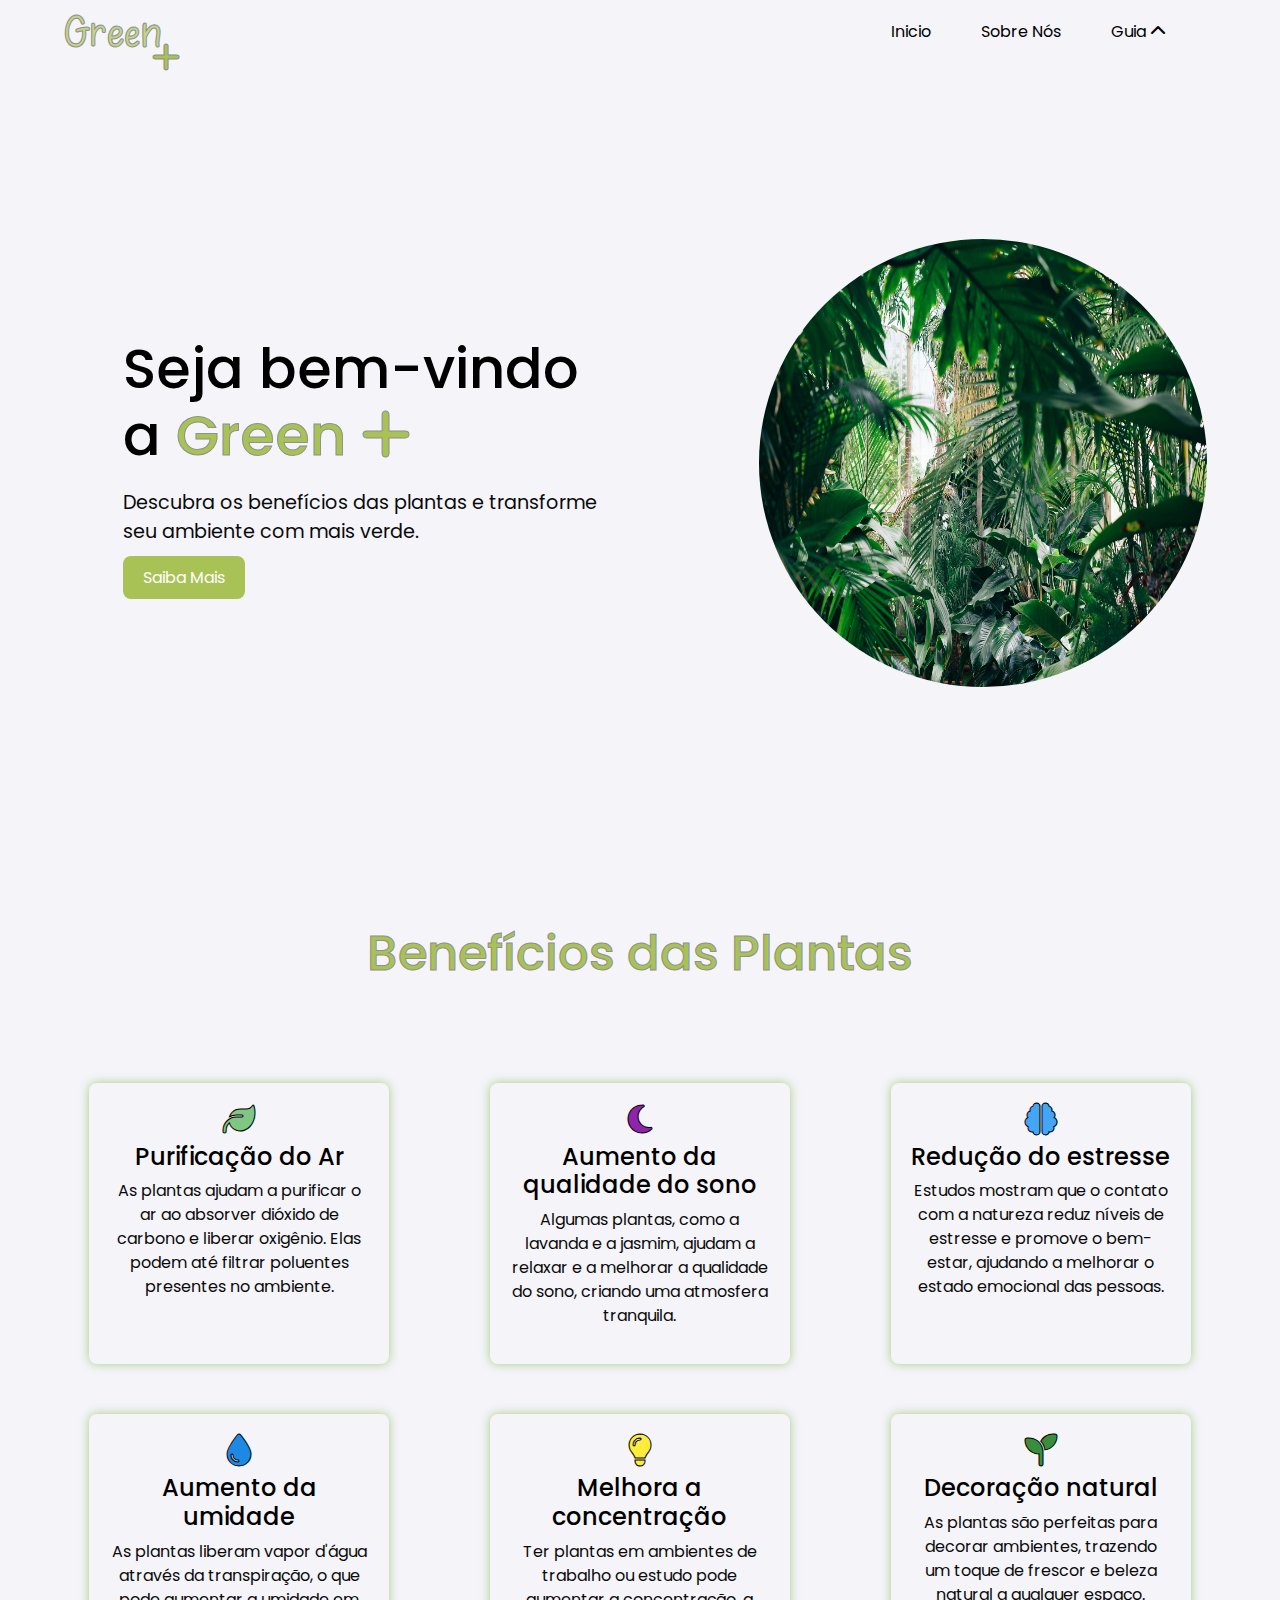
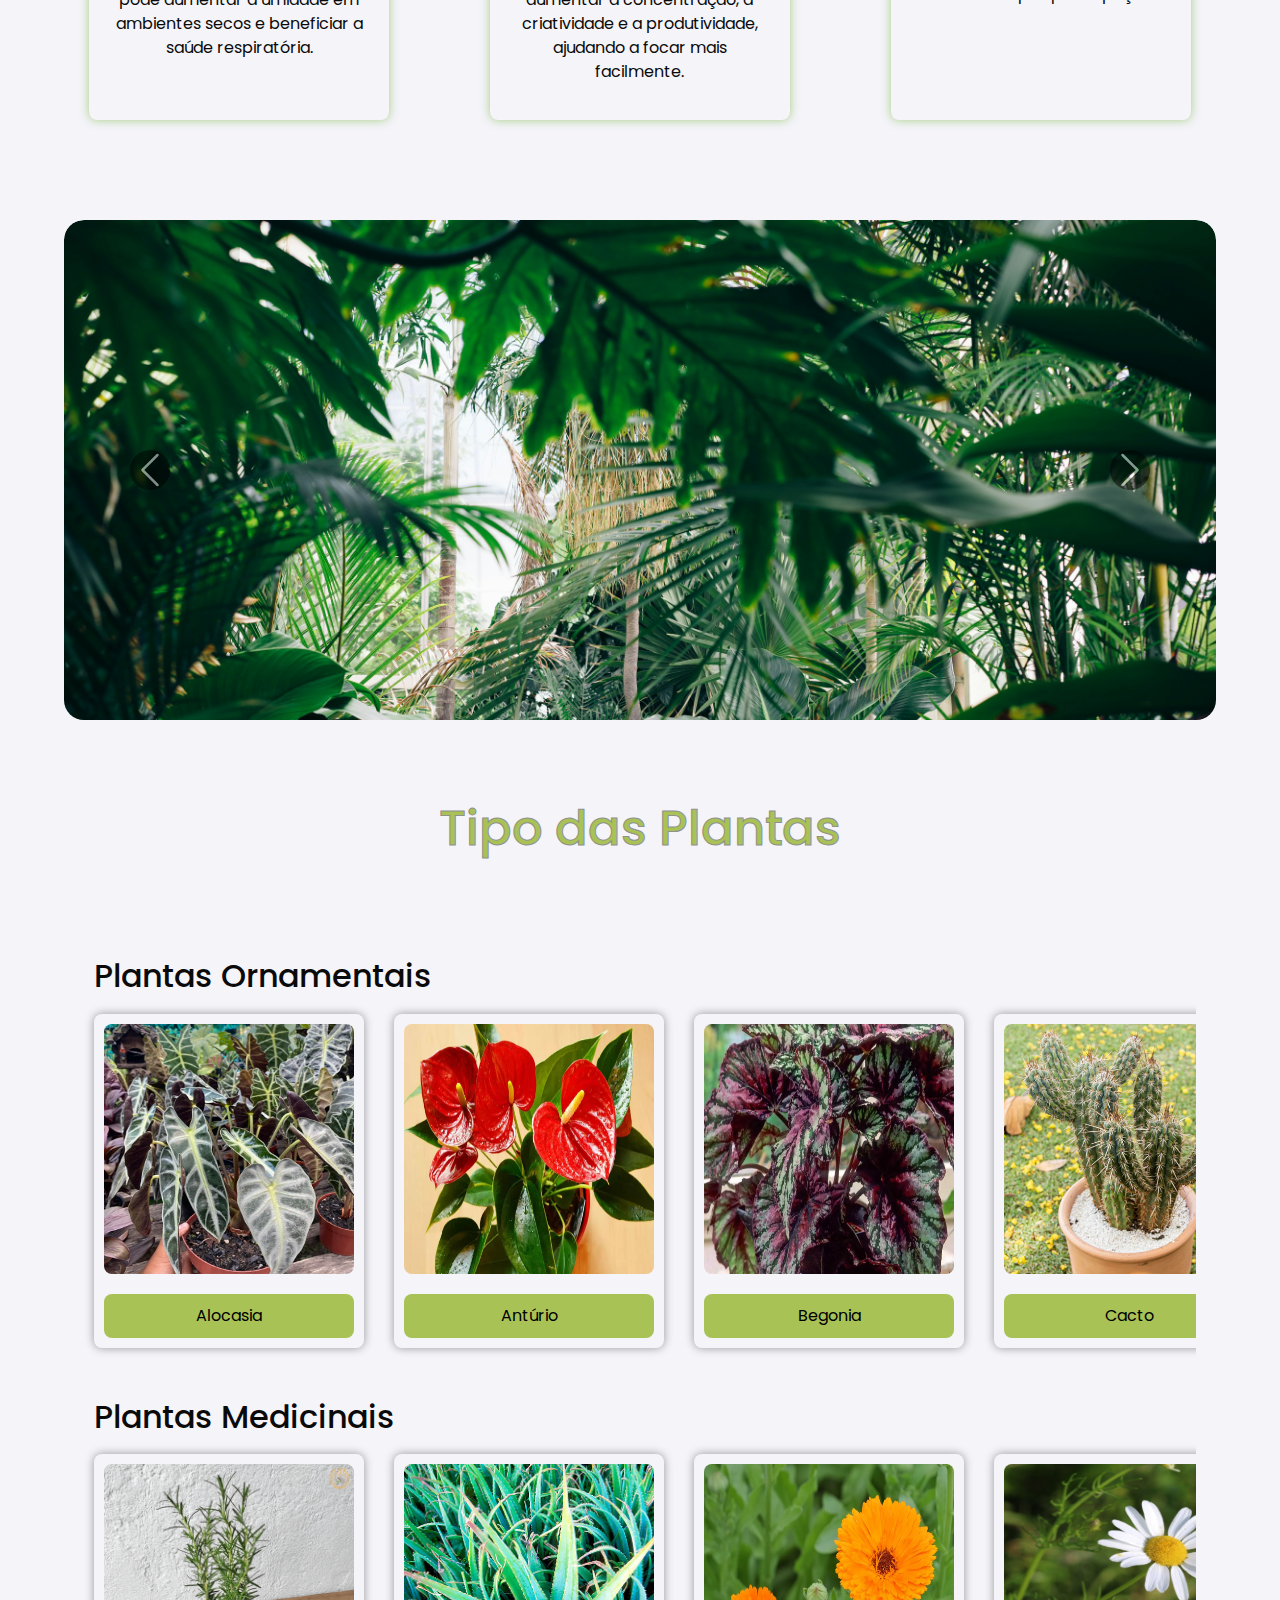
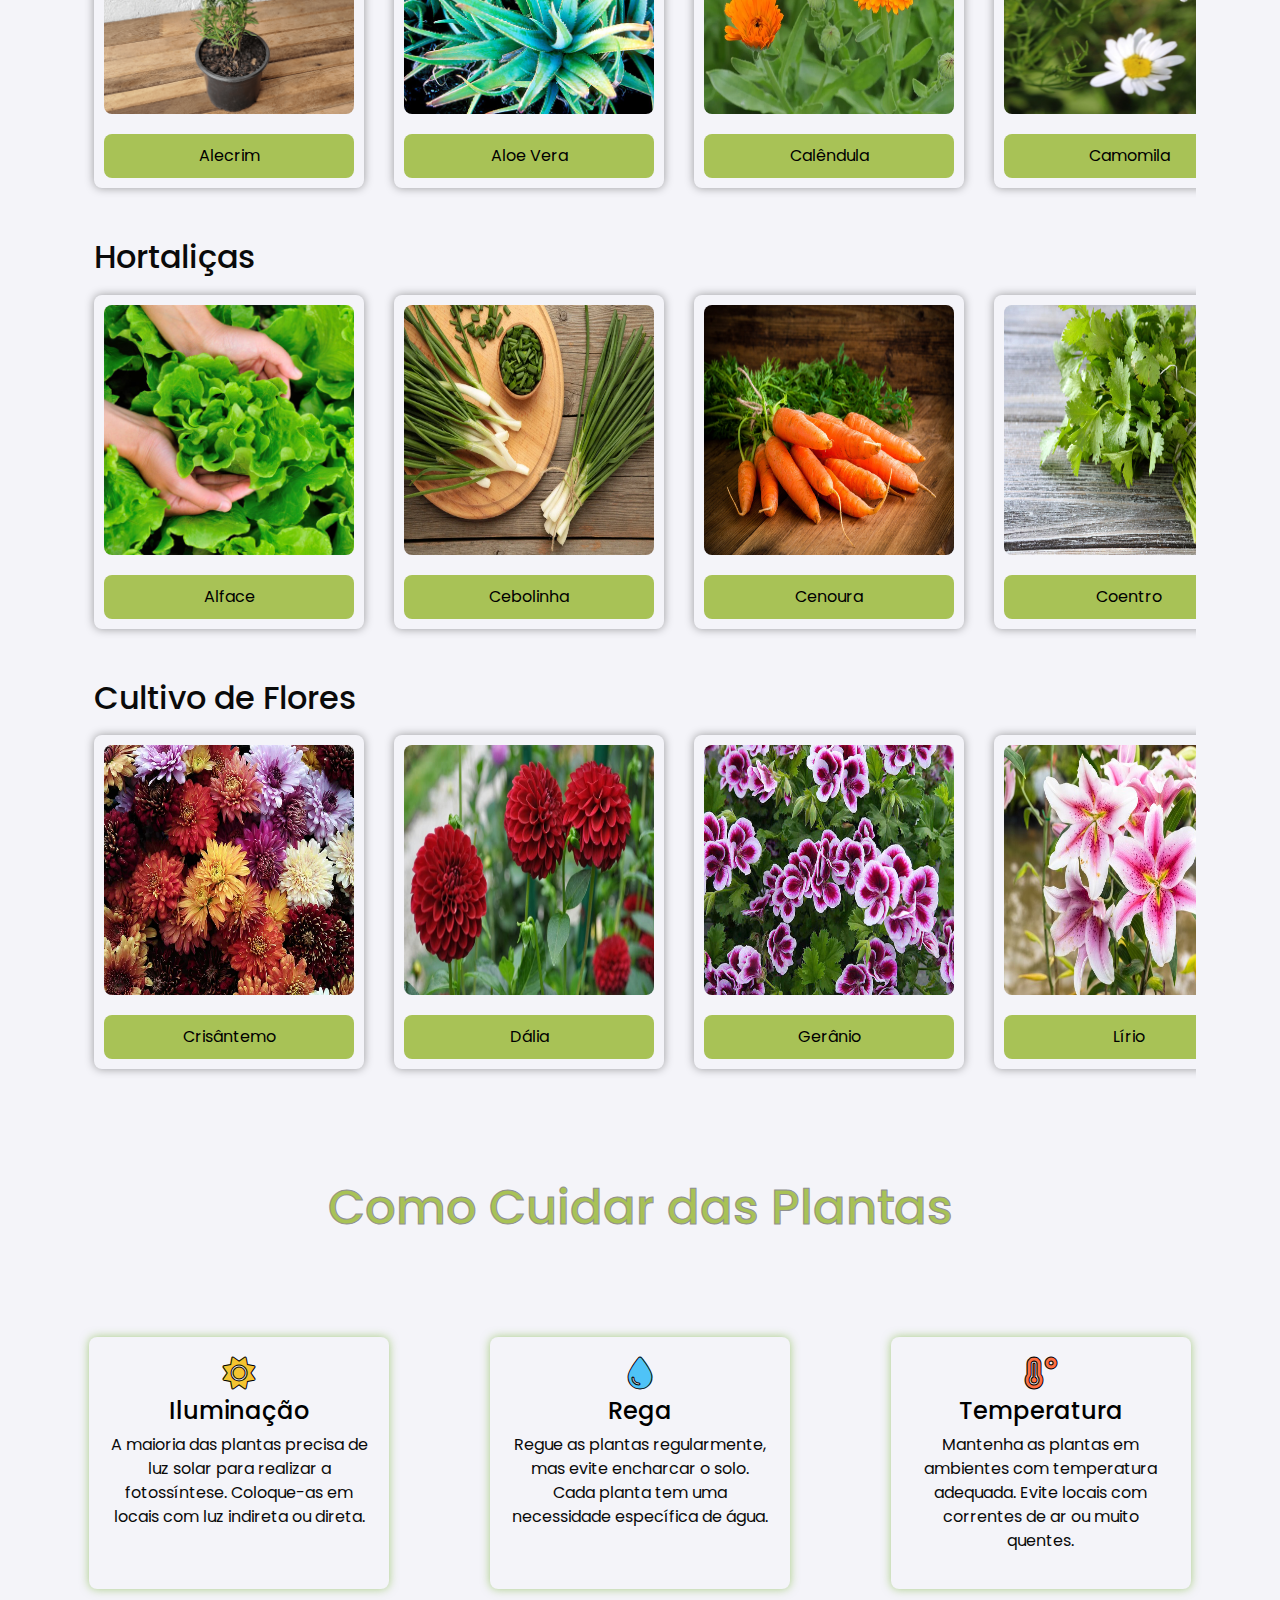
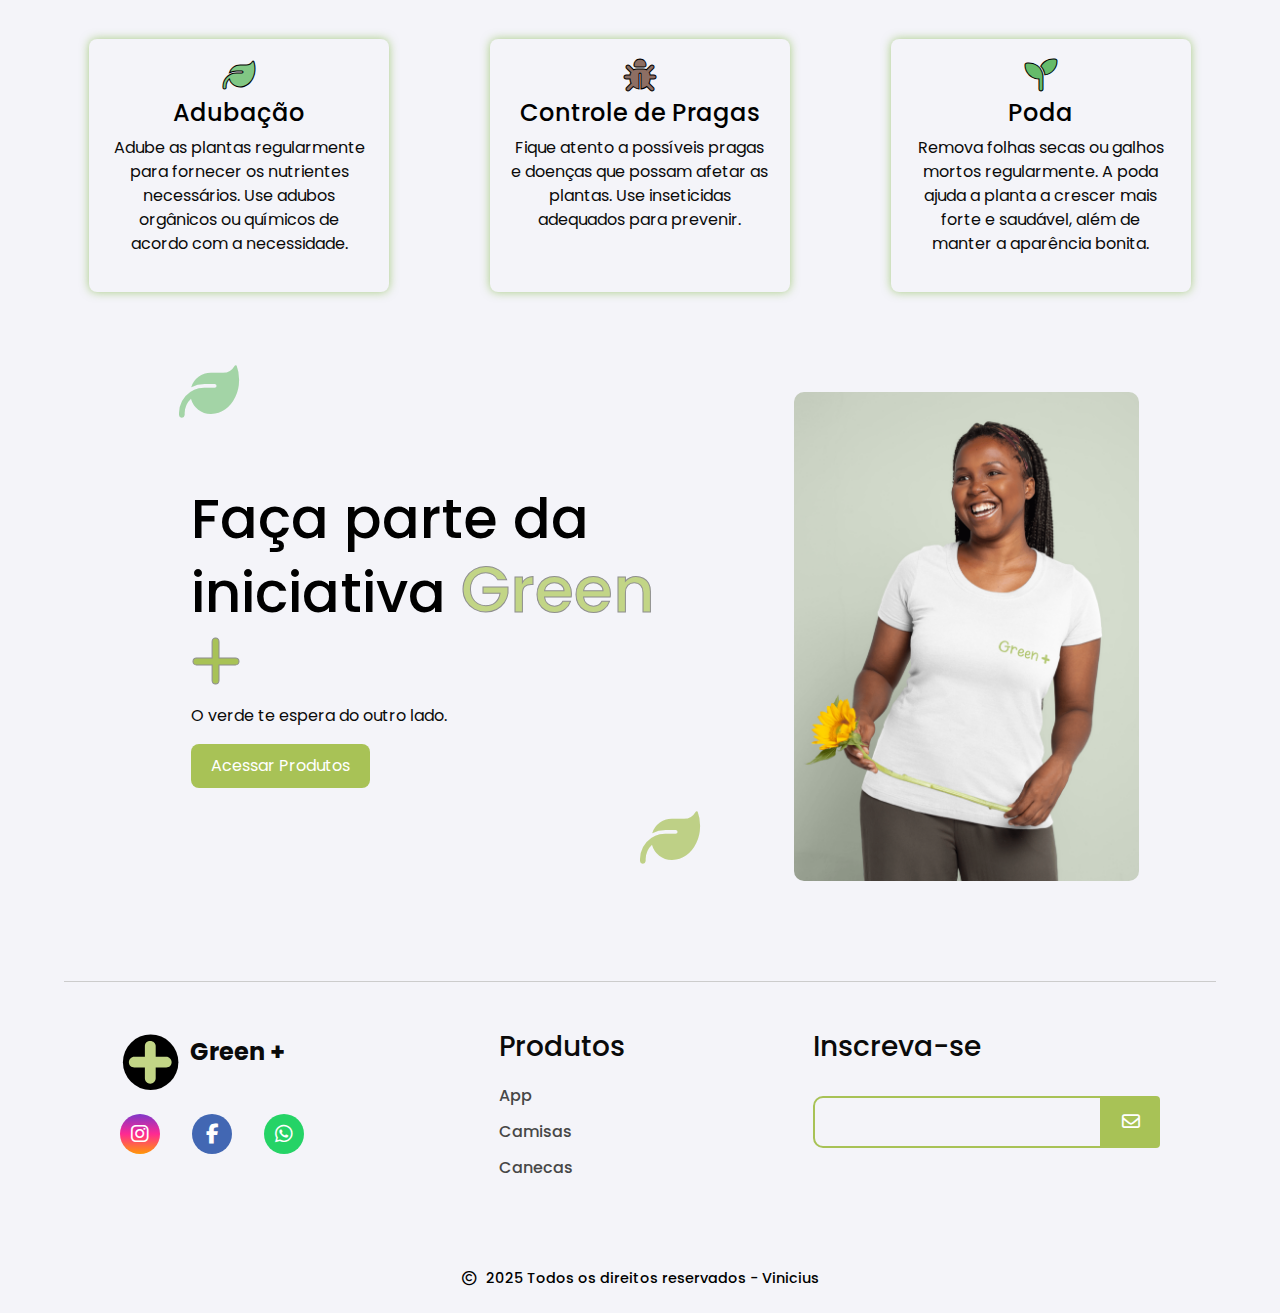
<file: index.html>
<!DOCTYPE html>
<html lang="pt-BR">
  <head>
    <meta charset="UTF-8" />
    <meta name="viewport" content="width=device-width, initial-scale=1.0" />
    <!--CDN Bootstrap CSS-->
    <link
      rel="stylesheet"
      href="https://cdn.jsdelivr.net/npm/bootstrap@5.3.3/dist/css/bootstrap.min.css"
    />
    <!--Link do favicon principal-->
    <link
      rel="shortcut icon"
      href="assets/images/favicon.svg"
      type="image/x-icon"
    />

    <!--Link do CSS principal-->
    <link rel="stylesheet" href="css/main.css" />

    <!--Link do Media Query CSS-->

    <link rel="stylesheet" href="css/mediaQuery.css" />

    <!--CDN Font Awesome-->
    <link
      rel="stylesheet"
      href="https://cdnjs.cloudflare.com/ajax/libs/font-awesome/6.7.2/css/all.min.css"
      integrity="sha512-Evv84Mr4kqVGRNSgIGL/F/aIDqQb7xQ2vcrdIwxfjThSH8CSR7PBEakCr51Ck+w+/U6swU2Im1vVX0SVk9ABhg=="
      crossorigin="anonymous"
      referrerpolicy="no-referrer"
    />

    <title>Green +</title>
  </head>
  <body>
    <!--HEADER-->
    <header>
      <a class="logo" href="#">
        <h1 class="nameGreen">Green</h1>
        <span class="fa-solid fa-plus"></span>
      </a>

      <nav class="nav-links-content">
        <ul class="nav-links">
          <li>
            <a href="#">Inicio</a>
          </li>
          <li>
            <a href="#">Sobre Nós</a>
          </li>

          <li id="openDropdown">
            <a href="#"
              >Guia
              <span class="fa fa-chevron-up"></span>
            </a>
            <div class="dropdown">
              <ul>
                <li><a href="#beneficio">Benefícios das Plantas</a></li>
                <li><a href="#tipoPlantas">Tipo de Pantas</a></li>
                <li><a href="#comoCuidar">Como cuidar</a></li>
                <li><a href="#produtos">Produtos</a></li>
              </ul>
            </div>
          </li>
          <li>
            <a href="#"></a>
          </li>
        </ul>
      </nav>

      <nav class="menuBurguer">
        <div class="burguerIcon">
          <span class="fa-solid fa-bars"></span>
        </div>
        
      </nav>
    </header>
    <!--Fundo que vai abrir com blur quando o menu hamburguer abrir a lista-->
    <div class="fundoOpaco"></div>
    <div class="contentBurguer" style="display: none;">
      <ul class="nav-links">
        <li>
          <a href="#">Inicio</a>
        </li>
        <li>
          <a href="#">Sobre Nós</a>
        </li>

        <li id="openDropdown">
          <a href="#"
            >Guia
            <span class="fa fa-chevron-up"></span>
          </a>
          <div class="dropdown">
            <ul>
              <li><a href="#beneficio">Benefícios das Plantas</a></li>
              <li><a href="#tipoPlantas">Tipo de Pantas</a></li>
              <li><a href="#comoCuidar">Como cuidar</a></li>
              <li><a href="#produtos">Produtos</a></li>
            </ul>
          </div>
        </li>
        <li>
          <a href="#"></a>
        </li>
      </ul>
    </div>

    <!--MAIN-->
    <main>
      <section class="ctaContent">
        <div class="callToAction">
          <h2>
            <span class="p1">Seja bem-vindo a</span>
            <span class="greenText">Green</span>
            <span class="fa-solid fa-plus"></span>
          </h2>
          <p>
            Descubra os benefícios das plantas e transforme seu ambiente com
            mais verde.
          </p>
          <a href="#" class="btnCta">Saiba Mais</a>
        </div>
        <img src="assets/images/planta1.jpg" alt="Imagem de planta" />
      </section>

      <!--BENEFÍCIOS DAS PLANTAS-->
      <section class="benefits" id="beneficio">
        <h2 class="title">Benefícios das Plantas</h2>
        <div class="itens-content">
          <div class="itens">
            <span class="fa-solid fa-leaf" id="icon-folha"></span>
            <h2>Purificação do Ar</h2>
            <p>
              As plantas ajudam a purificar o ar ao absorver dióxido de carbono
              e liberar oxigênio. Elas podem até filtrar poluentes presentes no
              ambiente.
            </p>
          </div>
          <div class="itens">
            <span class="fa-solid fa-moon" id="icon-lua"></span>
            <h2>Aumento da qualidade do sono</h2>
            <p>
              Algumas plantas, como a lavanda e a jasmim, ajudam a relaxar e a
              melhorar a qualidade do sono, criando uma atmosfera tranquila.
            </p>
          </div>
          <div class="itens">
            <span class="fa-solid fa-brain" id="icon-cerebro"></span>
            <h2>Redução do estresse</h2>
            <p>
              Estudos mostram que o contato com a natureza reduz níveis de
              estresse e promove o bem-estar, ajudando a melhorar o estado
              emocional das pessoas.
            </p>
          </div>
          <div class="itens">
            <span class="fa-solid fa-droplet" id="icon-gota"></span>
            <h2>Aumento da umidade</h2>
            <p>
              As plantas liberam vapor d'água através da transpiração, o que
              pode aumentar a umidade em ambientes secos e beneficiar a saúde
              respiratória.
            </p>
          </div>
          <div class="itens">
            <span class="fa-solid fa-lightbulb" id="icon-lampada"></span>
            <h2>Melhora a concentração</h2>
            <p>
              Ter plantas em ambientes de trabalho ou estudo pode aumentar a
              concentração, a criatividade e a produtividade, ajudando a focar
              mais facilmente.
            </p>
          </div>
          <div class="itens">
            <span class="fa-solid fa-seedling" id="icon-planta"></span>
            <h2>Decoração natural</h2>
            <p>
              As plantas são perfeitas para decorar ambientes, trazendo um toque
              de frescor e beleza natural a qualquer espaço.
            </p>
          </div>
        </div>
      </section>

      <!--CARROSSEL BOOTSTRAP-->
      <section
        id="carouselExampleAutoplaying"
        class="carousel slide"
        data-bs-ride="carousel"
      >
        <div class="carousel-inner">
          <div class="carousel-item active">
            <img
              src=" assets/images/planta1.jpg"
              class="d-block w-100"
              alt="Plantas"
            />
          </div>
          <div class="carousel-item">
            <img
              src=" assets/images/campoFlores1.jpg"
              class="d-block w-100"
              alt="Campo de Flores"
            />
          </div>
          <div class="carousel-item">
            <img
              src=" assets/images/planta2.jpg"
              class="d-block w-100"
              alt="Plantas"
            />
          </div>
        </div>
        <button
          class="carousel-control-prev"
          type="button"
          data-bs-target="#carouselExampleAutoplaying"
          data-bs-slide="prev"
        >
          <span class="carousel-control-prev-icon" aria-hidden="true"></span>
          <span class="visually-hidden">Previous</span>
        </button>
        <button
          class="carousel-control-next"
          type="button"
          data-bs-target="#carouselExampleAutoplaying"
          data-bs-slide="next"
        >
          <span class="carousel-control-next-icon" aria-hidden="true"></span>
          <span class="visually-hidden">Next</span>
        </button>
      </section>

      <!--TIPOS DE PLANTAS-->
      <section class="typePlants" id="tipoPlantas">
        <h2 class="title">Tipo das Plantas</h2>

        <!--PLANTAS ORNAMENTAIS-->
        <div class="plants-container">
          <h2>Plantas Ornamentais</h2>
          <div class="div-content-plants">
            <!--CARDS PLANTAS-->
            <div class="cardPlant">
              <img
                src=" assets/images/plantasOrnamentais/ornamental-alocasia.webp"
                alt="Planta Alocasia"
              />
              <button class="btn-modal-plants">Alocasia</button>
            </div>
            <div class="cardPlant">
              <img
                src=" assets/images/plantasOrnamentais/ornamental-anturio.webp"
                alt="Planta Antúrio"
              />
              <button class="btn-modal-plants">Antúrio</button>
            </div>
            <div class="cardPlant">
              <img
                src=" assets/images/plantasOrnamentais/ornamental-begonia.webp"
                alt="Planta Begonia"
              />
              <button class="btn-modal-plants">Begonia</button>
            </div>
            <div class="cardPlant">
              <img
                src=" assets/images/plantasOrnamentais/ornamental-cacto.webp"
                alt="Planta Cacto"
              />
              <button class="btn-modal-plants">Cacto</button>
            </div>
            <div class="cardPlant">
              <img
                src=" assets/images/plantasOrnamentais/ornamental-calateia.webp"
                alt="Planta Calateia"
              />
              <button class="btn-modal-plants">Calateia</button>
            </div>
            <div class="cardPlant">
              <img
                src=" assets/images/plantasOrnamentais/ornamental-dracena.jpg"
                alt="Planta Dracena"
              />
              <button class="btn-modal-plants">Dracena</button>
            </div>
            <div class="cardPlant">
              <img
                src=" assets/images/plantasOrnamentais/ornamental-ficus.jpg"
                alt="Planta Ficus"
              />
              <button class="btn-modal-plants">Ficus</button>
            </div>
            <div class="cardPlant">
              <img
                src=" assets/images/plantasOrnamentais/ornamental-lirio-da-paz.webp"
                alt="Planta Lírio da Paz"
              />
              <button class="btn-modal-plants">Lírio da Paz</button>
            </div>
            <div class="cardPlant">
              <img
                src=" assets/images/plantasOrnamentais/ornamental-palmeira.webp"
                alt="Planta Palmeira"
              />
              <button class="btn-modal-plants">Palmeira</button>
            </div>
            <div class="cardPlant">
              <img
                src=" assets/images/plantasOrnamentais/ornamental-samambaia.webp"
                alt="Planta Samambaia"
              />
              <button class="btn-modal-plants">Samanbaia</button>
            </div>
          </div>
        </div>

        <!--PLANTAS MEDICINAIS-->
        <div class="plants-container">
          <h2>Plantas Medicinais</h2>
          <div class="div-content-plants">
            <!--CARDS PLANTAS-->
            <div class="cardPlant">
              <img
                src=" assets/images/PlantasMedicinais/medicinal-alecrim.png"
                alt="Planta Alecrim"
              />
              <button class="btn-modal-plants">Alecrim</button>
            </div>

            <div class="cardPlant">
              <img
                src=" assets/images/PlantasMedicinais/medicinal-aloe-vera.jpg"
                alt="Planta Aloe Vera"
              />
              <button class="btn-modal-plants">Aloe Vera</button>
            </div>
            <div class="cardPlant">
              <img
                src=" assets/images/PlantasMedicinais/medicinal-calendula.webp"
                alt="Planta Calêndula"
              />
              <button class="btn-modal-plants">Calêndula</button>
            </div>
            <div class="cardPlant">
              <img
                src=" assets/images/PlantasMedicinais/medicinal-camomila.jpg"
                alt="Planta Camomila"
              />
              <button class="btn-modal-plants">Camomila</button>
            </div>
            <div class="cardPlant">
              <img
                src=" assets/images/PlantasMedicinais/medicinal-erva-cidreira.jpg"
                alt="Planta Erva-cidreira"
              />
              <button class="btn-modal-plants">Erva-cidreira</button>
            </div>
            <div class="cardPlant">
              <img
                src=" assets/images/PlantasMedicinais/medicinal-gengibre.webp"
                alt="Planta Gengibre"
              />
              <button class="btn-modal-plants">Gengibre</button>
            </div>
            <div class="cardPlant">
              <img
                src=" assets/images/PlantasMedicinais/medicinal-hortela.webp"
                alt="Planta Hortelã"
              />
              <button class="btn-modal-plants">Hortelã</button>
            </div>
            <div class="cardPlant">
              <img
                src=" assets/images/PlantasMedicinais/medicinal-lavanda.webp"
                alt="Planta Lavanda"
              />
              <button class="btn-modal-plants">Lavanda</button>
            </div>
            <div class="cardPlant">
              <img
                src=" assets/images/PlantasMedicinais/medicinal-manjericao.webp"
                alt="Planta Manjericão"
              />
              <button class="btn-modal-plants">Manjericão</button>
            </div>
            <div class="cardPlant">
              <img
                src=" assets/images/PlantasMedicinais/medicinal-salvia.webp"
                alt="Planta Sálvia"
              />
              <button class="btn-modal-plants">Sálvia</button>
            </div>

            <!--MODAL PLANTAS-->
          </div>
        </div>

        <!--HORTAS DE CASA-->
        <div class="plants-container">
          <h2>Hortaliças</h2>
          <div class="div-content-plants">
            <!--CARDS PLANTAS-->

            <div class="cardPlant">
              <img
                src=" assets/images/plantasHortalicas/hortas-alface.jpg"
                alt="Planta Alface"
              />
              <button class="btn-modal-plants">Alface</button>
            </div>
            <div class="cardPlant">
              <img
                src=" assets/images/plantasHortalicas/hortas-cebolinha.webp"
                alt="Planta Cebolinha"
              />
              <button class="btn-modal-plants">Cebolinha</button>
            </div>
            <div class="cardPlant">
              <img
                src=" assets/images/plantasHortalicas/hortas-cenoura.jpg"
                alt="Planta Cenoura"
              />
              <button class="btn-modal-plants">Cenoura</button>
            </div>
            <div class="cardPlant">
              <img
                src=" assets/images/plantasHortalicas/hortas-coentro.jpg"
                alt="Planta Coentro"
              />
              <button class="btn-modal-plants">Coentro</button>
            </div>
            <div class="cardPlant">
              <img
                src=" assets/images/plantasHortalicas/hortas-espinafre.jpg"
                alt="Planta Espinafre"
              />
              <button class="btn-modal-plants">Espinafre</button>
            </div>
            <div class="cardPlant">
              <img
                src=" assets/images/plantasHortalicas/hortas-pepino.jpg"
                alt="Planta Pepino"
              />
              <button class="btn-modal-plants">Pepino</button>
            </div>
            <div class="cardPlant">
              <img
                src=" assets/images/plantasHortalicas/hortas-pimentao.jpg"
                alt="Planta Pimentão"
              />
              <button class="btn-modal-plants">Pepino</button>
            </div>
            <div class="cardPlant">
              <img
                src=" assets/images/plantasHortalicas/hortas-rucula.jpg"
                alt="Planta Rúcula"
              />
              <button class="btn-modal-plants">Rúcula</button>
            </div>
            <div class="cardPlant">
              <img
                src=" assets/images/plantasHortalicas/hortas-salsa.webp"
                alt="Planta Salsa"
              />
              <button class="btn-modal-plants">Salsa</button>
            </div>
            <div class="cardPlant">
              <img
                src=" assets/images/plantasHortalicas/hortas-tomate.jpg"
                alt="Planta Tomate"
              />
              <button class="btn-modal-plants">Tomate</button>
            </div>

            <!--MODAL PLANTAS-->
          </div>
        </div>

        <!--CULTIVO DE FLORES-->
        <div class="plants-container">
          <h2>Cultivo de Flores</h2>
          <div class="div-content-plants">
            <!--CARDS PLANTAS-->

            <div class="cardPlant">
              <img
                src=" assets/images/flores/flores-crisantemo.webp"
                alt="Planta Crisântemo"
              />
              <button class="btn-modal-plants">Crisântemo</button>
            </div>
            <div class="cardPlant">
              <img
                src=" assets/images/flores/flores-dalia.jpg"
                alt="Planta Dália"
              />
              <button class="btn-modal-plants">Dália</button>
            </div>
            <div class="cardPlant">
              <img
                src=" assets/images/flores/flores-geranio.jpg"
                alt="Planta Gerânio"
              />
              <button class="btn-modal-plants">Gerânio</button>
            </div>
            <div class="cardPlant">
              <img
                src=" assets/images/flores/flores-lirio.jpg"
                alt="Planta Lírio"
              />
              <button class="btn-modal-plants">Lírio</button>
            </div>
            <div class="cardPlant">
              <img
                src=" assets/images/flores/flores-margarida.jpg"
                alt="Planta Margarida"
              />
              <button class="btn-modal-plants">Margarida</button>
            </div>
            <div class="cardPlant">
              <img
                src=" assets/images/flores/flores-orquidea.png"
                alt="Planta Orquídea"
              />
              <button class="btn-modal-plants">Orquídea</button>
            </div>
            <div class="cardPlant">
              <img
                src=" assets/images/flores/flores-petunia.jpg"
                alt="Planta Petúnia"
              />
              <button class="btn-modal-plants">Petúnia</button>
            </div>
            <div class="cardPlant">
              <img
                src=" assets/images/flores/flores-rosa.webp"
                alt="Planta Rosa"
              />
              <button class="btn-modal-plants">Rosa</button>
            </div>
            <div class="cardPlant">
              <img
                src=" assets/images/flores/flores-tulipa.webp"
                alt="Planta Tulipa"
              />
              <button class="btn-modal-plants">Tulipa</button>
            </div>
            <div class="cardPlant">
              <img
                src=" assets/images/flores/flores-violeta.webp"
                alt="Planta Violeta"
              />
              <button class="btn-modal-plants">Violeta</button>
            </div>

            <!--MODAL PLANTAS-->
          </div>
        </div>
      </section>

      <!--COMO CUIDAR DAS PLANTAS-->
      <section class="care" id="comoCuidar">
        <h1 class="title">Como Cuidar das Plantas</h1>
        <div class="itens-content">
          <div class="itens">
            <span class="fa-solid fa-sun" id="icon-sol"></span>
            <h2>Iluminação</h2>
            <p>
              A maioria das plantas precisa de luz solar para realizar a
              fotossíntese. Coloque-as em locais com luz indireta ou direta.
            </p>
          </div>
          <div class="itens">
            <span class="fa-solid fa-tint" id="icon-agua"></span>
            <h2>Rega</h2>
            <p>
              Regue as plantas regularmente, mas evite encharcar o solo. Cada
              planta tem uma necessidade específica de água.
            </p>
          </div>
          <div class="itens">
            <span
              class="fa-solid fa-temperature-high"
              id="icon-temperatura"
            ></span>
            <h2>Temperatura</h2>
            <p>
              Mantenha as plantas em ambientes com temperatura adequada. Evite
              locais com correntes de ar ou muito quentes.
            </p>
          </div>
          <div class="itens">
            <span class="fa-solid fa-leaf" id="icon-folha"></span>
            <h2>Adubação</h2>
            <p>
              Adube as plantas regularmente para fornecer os nutrientes
              necessários. Use adubos orgânicos ou químicos de acordo com a
              necessidade.
            </p>
          </div>
          <div class="itens">
            <span class="fa-solid fa-bug" id="icon-praga"></span>
            <h2>Controle de Pragas</h2>
            <p>
              Fique atento a possíveis pragas e doenças que possam afetar as
              plantas. Use inseticidas adequados para prevenir.
            </p>
          </div>
          <div class="itens">
            <span class="fa-solid fa-seedling" id="icon-poda"></span>
            <h2>Poda</h2>
            <p>
              Remova folhas secas ou galhos mortos regularmente. A poda ajuda a
              planta a crescer mais forte e saudável, além de manter a aparência
              bonita.
            </p>
          </div>
        </div>
      </section>

      <!--CTA PRODUTOS-->
      <section class="ctaProdutos" id="produtos">
        <!--FOLHAS FLUTUANTES-->
        <i class="fa-solid fa-leaf folha"></i>
        <i class="fa-solid fa-leaf folha2"></i>
        <!---------------------->
        <div class="iniciative">
          <h1>
            Faça parte da iniciativa
            <span class="nameGreen">Green</span>
            <span class="fa-solid fa-plus"></span>
          </h1>
          <p>O verde te espera do outro lado.</p>
          <button>Acessar Produtos</button>
        </div>
        <img
          src=" assets/images/produtos/camisa-green-mais.png"
          alt="Camisa Green+"
        />
      </section>
    </main>

    <!--FOOTER-->
    <footer>
      <div id="footer_content">
        <div id="footer_contacts">
          <div id="footer_logo">
            <img src="assets/images/favicon.svg" alt="" />
            <p>Green +</p>
          </div>

          <div id="footer_social_media">
            <a href="#" class="footer-link" id="instagram">
              <i class="fa-brands fa-instagram"></i>
            </a>

            <a href="#" class="footer-link" id="facebook">
              <i class="fa-brands fa-facebook-f"></i>
            </a>

            <a href="#" class="footer-link" id="whatsapp">
              <i class="fa-brands fa-whatsapp"></i>
            </a>
          </div>
        </div>

        
        <ul class="footer-list">
          <li>
            <h3>Produtos</h3>
          </li>
          <li>
            <a href="#" class="footer-link">App</a>
          </li>
          <li>
            <a href="#" class="footer-link">Camisas</a>
          </li>
          <li>
            <a href="#" class="footer-link">Canecas</a>
          </li>
        </ul>

        <div id="footer_subscribe">
          <h3>Inscreva-se</h3>

          <div id="input_group">
            <input type="email" id="email" />
            <button>
              <i class="fa-regular fa-envelope"></i>
            </button>
          </div>
        </div>
      </div>
      <div id="footer_copyright">
        <i class="fa-regular fa-copyright"></i>
        2025 Todos os direitos reservados - Vinicius
      </div>
    </footer>
    <!--CDN Bootstrap JS-->
    <script src="https://cdn.jsdelivr.net/npm/bootstrap@5.3.3/dist/js/bootstrap.bundle.min.js"></script>
    <script src="js/main.js"></script>
  </body>
</html>
</file>
<file: css/main.css>
@import url("https://fonts.googleapis.com/css2?family=Poppins:ital,wght@0,100;0,200;0,300;0,400;0,500;0,600;0,700;0,800;0,900;1,100;1,200;1,300;1,400;1,500;1,600;1,700;1,800;1,900&display=swap");

@font-face {
  font-family: "GreenMais";
  src: url(../fonts/OrdinaryNotesThin.otf);
}
html {
  scroll-behavior: smooth;
}
* {
  margin: 0;
  padding: 0;
  box-sizing: border-box;
}
/*Estilo geral buttons*/
button {
  padding: 10px 20px;
  background-color: #a8c256;
  color: #ffffff;
  font-size: 1rem;
  border: none;
  border-radius: 8px;
  cursor: pointer;
  transition: all 0.3s;
}
button:hover {
  background-color: #7f9241;
}
/*----------------------------*/
a {
  text-decoration: none;
}
li {
  list-style: none;
}
body {
  background-color: #f4f4f9;
  width: 90%;
  height: auto;
  margin: 0 auto;
  font-family: "Poppins", sans-serif;
  color: #0a0a0a;
  padding: relative;
}
header {
  background-color: #f4f4f9;
  position: sticky;
  top: 0;
  left: 0;
  width: 100%;
  display: flex;
  align-items: center;
  justify-content: space-between;
  height: 80px;
  z-index: 3;
}
header .logo {
  display: flex;
  align-items: end;
  font-family: GreenMais;
}
.nameGreen {
  font-size: 3rem;
  color: #c2d586;
  -webkit-text-stroke: 1px #909090;
}
header .logo .fa-plus {
  font-size: 2rem;
  margin-left: -10px;
  color: #a8c256;
}

.nav-links-content {
  display: flex;
  align-items: center;
  max-width: 70%;
}
.nav-links-content .nav-links {
  display: flex;
  gap: 50px;
}
.nav-links-content .nav-links li {
  list-style: none;
  font-size: 1rem;
  cursor: pointer;
}
.nav-links-content .nav-links li:hover {
  color: #a8c256;
  text-decoration: underline;
}
.nav-links-content .nav-links li a {
  color: #000;
  transition: all 0.3s;
}
.nav-links-content .nav-links li a:hover {
  color: #a8c256;
}

/*DROPDOWN*/
#openDropdown {
  position: relative;
}

.dropdown {
  display: none;
  position: absolute;
  padding: 10px;
  left: -40px;
  box-shadow: 0px 0px 10px 0px rgba(0, 0, 0, 0.379);
  border-radius: 10px;
  background-color: #fff;
  width: 190px;
  z-index: 1;
}
.dropdown ul {
  padding: 0px;
}
.dropdown ul li {
  padding: 5px 0px;
}
.dropdown ul li a {
  color: #000;
  font-size: 0.9rem;
  display: block;
}

#openDropdown:hover .dropdown {
  transition: all 1s;
  display: block;
}
/*MENU BURGUER*/
.menuBurguer {
  display: none;
  position: relative;
}
.menuBurguer .fa-bars,
.fa-xmark {
  font-size: 2rem;
  cursor: pointer;
  transition: all 0.3s;
}
.menuBurguer .fa-bars:hover {
  color: #7f9241;
}
.contentBurguer {
  text-align: center;
  position: fixed;
  left: 25px;
  padding: 10px;
  box-shadow: 0px 0px 10px 0px rgba(0, 0, 0, 0.379);
  border-radius: 10px;
  background-color: #fff;
  width: 90%;
  z-index: 3;
}
.contentBurguer .nav-links {
  margin: auto 0px;
}
.contentBurguer .nav-links li:hover {
  color: #a8c256;
  text-decoration: underline;
  transition: all 0.3s;
}
.contentBurguer .nav-links li a {
  color: #000;
  transition: all 0.3s;
}
.contentBurguer .nav-links li a:hover {
  color: #a8c256;
}
.fundoOpaco {
  display: none;
  position: fixed;
  top: 0;
  left: 0;
  width: 100%;
  height: 100%;
  backdrop-filter: blur(10px); /* Preto com opacidade */
  z-index: 2;
}

/*Main*/

.ctaContent {
  display: flex;
  align-items: center;
  justify-content: space-evenly;
  height: 85vh;
  gap: 100px;
  width: 100%;
}
.ctaContent .callToAction {
  width: 50%;
  padding: 50px;
}
.ctaContent .callToAction h2 {
  font-size: 3.5rem;
  color: #000;
}
.ctaContent .callToAction .greenText,
.fa-plus {
  color: #a8c256;
  -webkit-text-stroke: 1px #909090;
}
.ctaContent .callToAction p {
  font-size: 1.2rem;
  color: #0a0a0a;
  margin: 20px 0px;
}

.ctaContent .btnCta {
  padding: 10px 20px;
  background-color: #a8c256;
  color: #ffffff;
  font-size: 1rem;
  border: none;
  border-radius: 8px;
  cursor: pointer;
  transition: all 0.3s;
}
.ctaContent .btnCta:hover {
  background-color: #7f9241;
}

.ctaContent img {
  border-radius: 50%;
  width: 28rem;
  height: 28rem;
}

/*Beneficios*/

.benefits,
.care {
  width: 100%;
  margin-bottom: 100px;
}

.title {
  text-align: center;
  font-size: 3rem;
  color: #a8c256;
  -webkit-text-stroke: 1px #909090;
  margin: 80px 0px;
}
.itens-content {
  display: grid;
  grid-template-columns: repeat(3, 1fr);
  grid-template-rows: auto;
  justify-items: center;
  gap: 50px;
  margin-top: 100px;
}
.itens-content .itens {
  text-align: center;
  max-width: 300px;
  border-radius: 8px;
  box-shadow: 0px 0px 10px 0px rgba(96, 165, 18, 0.514);
  padding: 20px;
}
.itens-content .itens .fa-solid {
  font-size: 2rem;
  -webkit-text-stroke: 1px #000;
}
.itens-content .itens h2 {
  font-size: 1.5rem;
  margin-top: 5px;
  color: #000;
}
.itens-content .itens p {
  font-size: 1rem;
  color: #0a0a0a;
}
/* Cores para cada icone */

#icon-folha {
  color: #4caf50; /* Verde claro */
}

#icon-cerebro {
  color: #42a5f5; /* Azul claro */
}

#icon-lampada {
  color: #ffeb3b; /* Amarelo */
}

#icon-gota {
  color: #1e88e5; /* Azul escuro */
}

#icon-planta {
  color: #388e3c; /* Verde escuro */
}

#icon-lua {
  color: #8e24aa; /* Roxo */
}

/*Carrossel*/

.carousel-inner {
  height: 500px;
  border-radius: 20px;
}
.carousel-inner img {
  height: 100%;
  border-radius: 20px;
  object-fit: cover;
}
#carouselExampleAutoplaying button {
  background-color: transparent;
}
#carouselExampleAutoplaying button:hover {
  background-color: transparent;
}
.carousel-control-prev-icon,
.carousel-control-next-icon {
  background-color: #000000;
  border-radius: 50%;
  padding: 20px;
}

/*Categoria ou Tipo de Plantas*/
.typePlants {
  width: 100%;
}
.typePlants h1 {
  color: #a8c256;
  font-size: 3rem;
  margin-bottom: 80px;
  text-align: center;
  -webkit-text-stroke: 1px #909090;
}
.plants-container {
  width: 100%;
  padding: 20px;
}
.plants-container h2 {
  margin-left: 10px;
}
.div-content-plants {
  display: flex;
  align-items: center;
  gap: 30px;
  width: 100%;
  padding: 10px;
  overflow-x: scroll;
}
.div-content-plants .cardPlant {
  display: flex;
  flex-direction: column;
  padding: 10px;
  border-radius: 8px;
  box-shadow: 0px 0px 10px 0px rgba(0, 0, 0, 0.379);
}
.div-content-plants .cardPlant img {
  width: 250px;
  height: 250px;
  border-radius: 8px;
}
.div-content-plants .cardPlant button {
  margin-top: 20px;
  font-size: 1rem;
  color: #000;
}

/*CTA PRODUTOS*/

.ctaProdutos {
  display: flex;
  align-items: center;
  justify-content: space-evenly;
  margin-bottom: 100px;
  position: relative;
}
/*FOLHAS FLUTUANDO*/
.folha {
  position: absolute;
  top: -30px;
  left: 10%;
  font-size: 60px;
  color: #81c784; /* Um verde suave */
  animation: flutuar 5s infinite alternate ease-in-out;
  opacity: 0.7;
}
.folha2 {
  position: absolute;
  top: 85%;
  left: 50%;
  font-size: 60px;
  color: #a8c256; /* Um verde suave */
  animation: flutuar 5s infinite alternate ease-in-out;
  opacity: 0.7;
}

@keyframes flutuar {
  0% {
    transform: rotate(0deg) translateY(0);
  }
  100% {
    transform: rotate(8deg) translateY(15px);
  }
}
/*--------------------------------------------*/

.ctaProdutos .iniciative {
  max-width: 50%;
  padding: 50px;
}
.ctaProdutos .iniciative h1 {
  font-size: 3.5rem;
  color: #000;
}
.ctaProdutos .iniciative .nameGreen {
  font-size: 4rem;
}

.ctaProdutos img {
  max-width: 30%;
  max-height: 600px;
  border-radius: 10px;
}

/*CUIDADOS - CORES DOS ICONES*/
#icon-sol {
  color: #f4c430; /* amarelo sol */
}

#icon-agua {
  color: #4fc3f7; /* azul água */
}

#icon-temperatura {
  color: #ff7043; /* laranja queimado */
}

#icon-folha {
  color: #81c784; /* verde folha */
}

#icon-praga {
  color: #8d6e63; /* marrom/terra */
}

#icon-poda {
  color: #66bb6a; /* verde mais forte */
}
/*----------------------------------------*/

/*FOOTER*/
footer {
  width: 100%;
  border-top: 1px solid #ccc;
}

footer #wave-mobile {
  display: none;
}

.footer-link {
  text-decoration: none;
}

#footer_content {
  display: grid;
  grid-template-columns: repeat(3, 1fr);
  padding: 3rem 3.5rem;
}

#footer_logo {
  display: flex;
  align-items: center;
  gap: 10px;
}

#footer_logo img {
  width: 60px;
  height: 60px;
}

#footer_logo p {
  font-size: 1.5rem;
  font-weight: bold;

}

#footer_contacts h1 {
  margin-bottom: 0.75rem;
}

#footer_social_media {
  display: flex;
  gap: 2rem;
  margin: 1.5rem 0;
}

#footer_social_media .footer-link {
  display: flex;
  align-items: center;
  justify-content: center;
  height: 2.5rem;
  width: 2.5rem;
  border-radius: 50%;
  transition: all 0.4s;
}

#footer_social_media .footer-link i {
  font-size: 1.25rem;
  color: #fff;
}

#footer_social_media .footer-link:hover {
  opacity: 0.8;
}

#instagram {
  background: linear-gradient(#7f37c9, #ff2992, #ff9807);
}

#facebook {
  background-color: #4267b3;
}

#whatsapp {
  background-color: #25d366;
}

.footer-list {
  display: flex;
  flex-direction: column;
  gap: 0.75rem;
  list-style: none;
}

.footer-list .footer-link {
  transition: all 0.4s;
  color: #474747;
  font-weight: 500;
}

.footer-list .footer-link:hover {
  color: var(--primary-color);
}

#footer_subscribe {
  display: flex;
  flex-direction: column;
  gap: 1.5rem;
}

#input_group {
  display: flex;
  align-items: center;
  border-radius: 4px;
}

#input_group input {
  all: unset;
  padding: 0.75rem;
  width: 100%;
  border: 2px solid #a8c256;
  border-radius: 10px 0 0 10px;
}

#input_group button {
  border: none;
  padding: 0 1.25rem;
  font-size: 1.125rem;
  height: 100%;
  border-radius: 0px 4px 4px 0px;
  cursor: pointer;
  transition: all 0.4s;
}

#input_group button:hover {
  opacity: 0.8;
}

#footer_copyright {
  display: flex;
  justify-content: center;
  align-items: center;
  gap: 10px;
  font-size: 0.9rem;
  padding: 1.5rem;
  font-weight: 100;
  color: #000;
  font-weight: 500;
  
}
</file>
<file: css/mediaQuery.css>
@media (max-width: 992px) {
  .ctaContent {
    flex-direction: column;
    text-align: center;
  }

  .ctaContent .callToAction {
    width: 80%;
    margin: auto;
  }
  .ctaContent .callToAction h2 .greenText {
    font-size: 8rem;
  }
  .ctaContent img {
    display: none;
  }
  .ctaProdutos {
    justify-content: space-between;
  }
  .ctaProdutos .iniciative h1 {
    font-size: 2.5rem;
    width: 150%;
  }
}

@media (max-width: 480px) {
  body {
    width: 100%;
  }
  header {
    width: 100%;
    padding: 0px 20px;
  }
  .nav-links-content {
    display: none;
  }
  .menuBurguer {
    display: block;
  }
  .dropdown {
    left: 50%;
  }
  .ctaContent {
    width: 100%;
    height: 50vh;
    align-items: center;
  }
  .ctaContent .callToAction {
    width: 100%;
  }

  .ctaContent .callToAction h2 .p1 {
    display: none;
  }
  .ctaContent .callToAction h2 .greenText,
  .fa-plus {
    font-size: 4.5rem;
  }

  .itens-content {
    grid-template-columns: 1fr;
    grid-template-rows: auto;
  }
  .benefits {
    margin: 0;
  }
  .itens-content {
    margin: 50px;
  }
  .care .title {
    margin: auto;
    width: 80%;
  }
  .title {
    margin: 40px 0px;
    font-size: 2rem;
  }
  .carousel-inner {
    height: 300px;
  }
  #carouselExampleAutoplaying button {
    height: 100%;
  }
  .ctaProdutos {
    flex-direction: column;
    text-align: center;
  }
  .ctaProdutos .iniciative {
    width: 100%;
    padding: 50px 0px;
  }
  .ctaProdutos .iniciative h1 {
    font-size: 2rem;
    width: 100%;
    margin-bottom: 50px;
  }
  .ctaProdutos img {
    max-width: 95%;
  }
  .folha2 {
    top: -3%;
    left: 80%;
  }
  #footer_content {
    grid-template-columns: repeat(1, 1fr);
    padding: 3rem 2rem;
  }
  .footer-list{
    padding: 0;
  }
}
</file>
